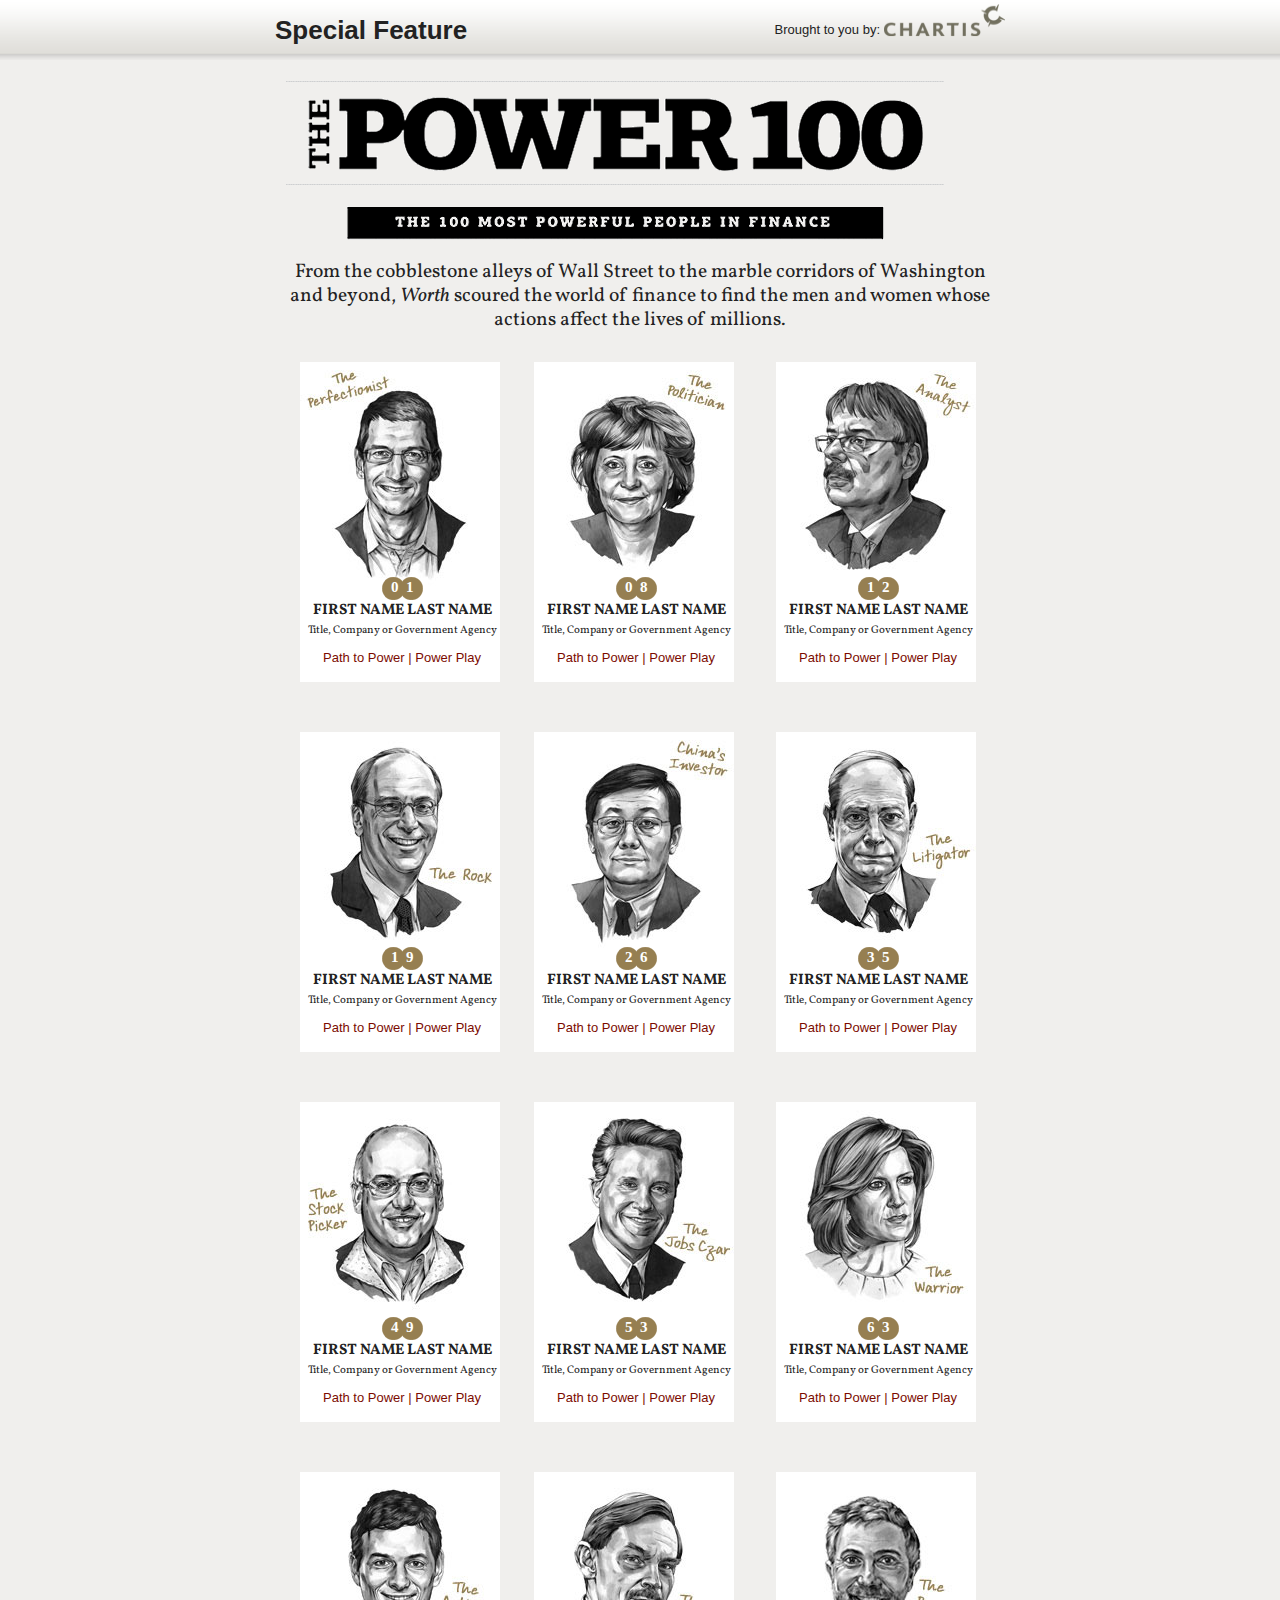
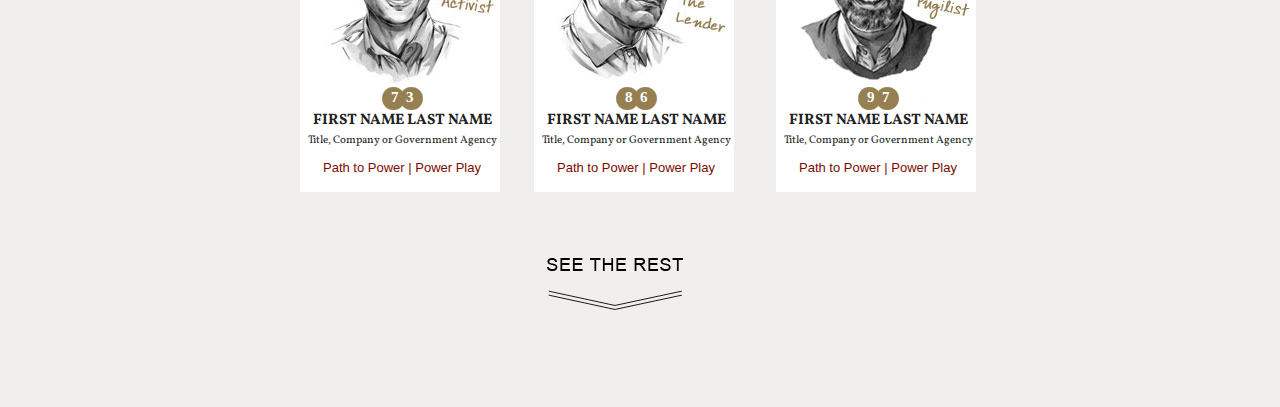
<file: index.html>
<!doctype html>
<!--[if lt IE 7]> <html class="no-js ie6 oldie" lang="en"> <![endif]-->
<!--[if IE 7]>    <html class="no-js ie7 oldie" lang="en"> <![endif]-->
<!--[if IE 8]>    <html class="no-js ie8 oldie" lang="en"> <![endif]-->
<!--[if gt IE 8]><!--><html class="no-js" lang="en"> <!--<![endif]-->
<head>
	<title>Worth 100</title>
	
	<link href='http://fonts.googleapis.com/css?family=Vollkorn:400italic,700italic,400,700' rel='stylesheet' type='text/css'>
	<link rel="stylesheet" href="css/style.css">
	<script src="modernizr-2.0.6.min.js" type="text/javascript"></script>
</head>

<body>

<div id="container" class="container">
	<div id="banner">
			<div>
				<h1>Special Feature</h1>
				<img src="img/logo-chartis.png" alt="logo-chartis" width="121" height="34" />
				<p class="ad">Brought to you by:</p>
			</div>
	</div>
	<div id="header">
		<h1>The Power 100</h1>
		<h3>THE 100 MOST POWERFUL PEOPLE IN FINANCE</h3>
		<h2>From the cobblestone alleys of Wall Street to the marble corridors of Washington and beyond, <em>Worth</em> scoured the world of finance to find the men and women whose actions affect the lives of millions.</h2>
	</div>
	<div id="main" class="page-01">
		<div class="power-12">	
			<div class="power">
					<div class="trigger">
					<img src="img/power-player-01.jpg" alt="power player #01"  />
					<h3 class="rank">01</h3>
					<h3>First Name Last Name</h3>
					<p>Title, Company or Government Agency</p>
					<a href="#">Path to Power | Power Play</a></div>
			</div>
			<div class="toggle_container">
				<div class="left">&nbsp;</div>
				
				<div class="supplement">
					<p><strong>Path to Power:</strong>Lorem ipsum dolor sit amet, consectetur adipisicing elit, sed do eiusmod tempor incididunt ut labore et dolore magna aliqua. Ut enim ad minim veniam, quis nostrud exercitation ullamco laboris nisi ut aliquip ex ea commodo consequat. Duis aute irure dolor in reprehenderit in voluptate velit esse cillum dolore eu fugiat nulla pariatur. </p>
					<p><strong>Path to Power:</strong>Excepteur sint occaecat cupidatat non proident, sunt in culpa qui officia deserunt mollit anim id est laborum.</p>
					<p>Ut enim ad minim veniam, quis nostrud exercitation ullamco laboris nisi ut aliquip ex ea commodo consequat.</p>				
				</div>
			</div>
			
			<div  class="power power-02">
					<div class="trigger">
					<img src="img/power-player-08.jpg" alt="power player #08"  />
					<h3 class="rank">08</h3>
					<h3>First Name Last Name</h3>
					<p>Title, Company or Government Agency</p>
					<a href="#">Path to Power | Power Play</a>
					</div>
			</div>
			
			<div class="toggle_container">
				<div class="center">&nbsp;</div>
				
				<div class="supplement">
					<p><strong>Path to Power:</strong>Lorem ipsum dolor sit amet, consectetur adipisicing elit, sed do eiusmod tempor incididunt ut labore et dolore magna aliqua. Ut enim ad minim veniam, quis nostrud exercitation ullamco laboris nisi ut aliquip ex ea commodo consequat. Duis aute irure dolor in reprehenderit in voluptate velit esse cillum dolore eu fugiat nulla pariatur. </p>
					<p><strong>Path to Power:</strong>Excepteur sint occaecat cupidatat non proident, sunt in culpa qui officia deserunt mollit anim id est laborum.</p>					
				</div>
			</div>
			
			<div  class="power power-03">
					<div class="trigger">
					<img src="img/power-player-12.jpg" alt="power player #12"  />
					<h3 class="rank">12</h3>
					<h3>First Name Last Name</h3>
					<p>Title, Company or Government Agency</p>
				<a href="#">Path to Power | Power Play</a></div>
			</div>
			
			<div class="toggle_container">
				<div class="right">&nbsp;</div>
				
				<div class="supplement ">
					<p><strong>Path to Power:</strong>Lorem ipsum dolor sit amet, consectetur adipisicing elit, sed do eiusmod tempor incididunt ut labore et dolore magna aliqua. Ut enim ad minim veniam, quis nostrud exercitation ullamco laboris nisi ut aliquip ex ea commodo consequat. Duis aute irure dolor in reprehenderit in voluptate velit esse cillum dolore eu fugiat nulla pariatur. </p>
					<p>Lorem ipsum dolor sit amet, consectetur adipisicing elit, sed do eiusmod tempor incididunt ut labore et dolore magna aliqua. Ut enim ad minim veniam, quis nostrud exercitation ullamco laboris nisi ut aliquip ex ea commodo consequat. Duis aute irure dolor in reprehenderit in voluptate velit esse cillum dolore eu fugiat nulla pariatur.</p>
					<p><strong>Path to Power:</strong>Excepteur sint occaecat cupidatat non proident, sunt in culpa qui officia deserunt mollit anim id est laborum.</p>					
				</div>
			</div>
			
		</div>
		<div class="power-12">
			<div class="power">
					<div class="trigger">
					<img src="img/power-player-19.jpg" alt="power player #19"  />
					<h3 class="rank">19</h3>
					<h3>First Name Last Name</h3>
					<p>Title, Company or Government Agency</p>
					<a href="#">Path to Power | Power Play</a></div>
			</div>
		
		<div class="toggle_container">
			<div class="left">&nbsp;</div>
			
			<div class="supplement">
				<p><strong>Path to Power:</strong>Lorem ipsum dolor sit amet, consectetur adipisicing elit, sed do eiusmod tempor incididunt ut labore et dolore magna aliqua. Ut enim ad minim veniam, quis nostrud exercitation ullamco laboris nisi ut aliquip ex ea commodo consequat. Duis aute irure dolor in reprehenderit in voluptate velit esse cillum dolore eu fugiat nulla pariatur. </p>
				<p><strong>Path to Power:</strong>Excepteur sint occaecat cupidatat non proident, sunt in culpa qui officia deserunt mollit anim id est laborum.</p>				
			</div>
		</div>
		
			<div class="power power-02">
					<div class="trigger">
					<img src="img/power-player-26.jpg" alt="power player #26"  />
					<h3 class="rank">26</h3>
					<h3>First Name Last Name</h3>
					<p>Title, Company or Government Agency</p>
				<a href="#">Path to Power | Power Play</a></div>
			</div>
			
			<div class="toggle_container">
				<div class="center">&nbsp;</div>
				
				<div class="supplement">
					<p><strong>Path to Power:</strong>Lorem ipsum dolor sit amet, consectetur adipisicing elit, sed do eiusmod tempor incididunt ut labore et dolore magna aliqua. Ut enim ad minim veniam, quis nostrud exercitation ullamco laboris nisi ut aliquip ex ea commodo consequat. Duis aute irure dolor in reprehenderit in voluptate velit esse cillum dolore eu fugiat nulla pariatur. </p>
					<p><strong>Path to Power:</strong>Excepteur sint occaecat cupidatat non proident, sunt in culpa qui officia deserunt mollit anim id est laborum.</p>					
				</div>
			</div>
			
			<div class="power power-03">
					<div class="trigger">
					<img src="img/power-player-35.jpg" alt="power player #35"  />
					<h3 class="rank">35</h3>
					<h3>First Name Last Name</h3>
					<p>Title, Company or Government Agency</p>
				<a href="#">Path to Power | Power Play</a></div>
			</div>
			
			<div class="toggle_container">
				<div class="right">&nbsp;</div>
				
				<div class="supplement">
					<p><strong>Path to Power:</strong>Lorem ipsum dolor sit amet, consectetur adipisicing elit, sed do eiusmod tempor incididunt ut labore et dolore magna aliqua. Ut enim ad minim veniam, quis nostrud exercitation ullamco laboris nisi ut aliquip ex ea commodo consequat. Duis aute irure dolor in reprehenderit in voluptate velit esse cillum dolore eu fugiat nulla pariatur. </p>
					<p><strong>Path to Power:</strong>Excepteur sint occaecat cupidatat non proident, sunt in culpa qui officia deserunt mollit anim id est laborum.</p>					
				</div>
			</div>
		</div>
		<div class="power-12">
			<div class="power">
					<div class="trigger">
					<img src="img/power-player-49.jpg" alt="power player #49"  />
					<h3 class="rank">49</h3>
					<h3>First Name Last Name</h3>
					<p>Title, Company or Government Agency</p>
					<a href="#">Path to Power | Power Play</a></div>
			</div>
			
			<div class="toggle_container" >
				<div class="left">&nbsp;</div>
				
				<div class="supplement">
					<p><strong>Path to Power:</strong>Lorem ipsum dolor sit amet, consectetur adipisicing elit, sed do eiusmod tempor incididunt ut labore et dolore magna aliqua. Ut enim ad minim veniam, quis nostrud exercitation ullamco laboris nisi ut aliquip ex ea commodo consequat. Duis aute irure dolor in reprehenderit in voluptate velit esse cillum dolore eu fugiat nulla pariatur. </p>
					<p><strong>Path to Power:</strong>Excepteur sint occaecat cupidatat non proident, sunt in culpa qui officia deserunt mollit anim id est laborum.</p>				
				</div>
			</div>

			<div class="power power-02">
					<div class="trigger">
					<img src="img/power-player-53.jpg" alt="power player #53"  />
					<h3 class="rank">53</h3>
					<h3>First Name Last Name</h3>
					<p>Title, Company or Government Agency</p>
				<a href="#">Path to Power | Power Play</a></div>
			</div>
			
			<div class="toggle_container">
				<div class="center">&nbsp;</div>
				
				<div class="supplement">
					<p><strong>Path to Power:</strong>Lorem ipsum dolor sit amet, consectetur adipisicing elit, sed do eiusmod tempor incididunt ut labore et dolore magna aliqua. Ut enim ad minim veniam, quis nostrud exercitation ullamco laboris nisi ut aliquip ex ea commodo consequat. Duis aute irure dolor in reprehenderit in voluptate velit esse cillum dolore eu fugiat nulla pariatur. </p>
					<p><strong>Path to Power:</strong>Excepteur sint occaecat cupidatat non proident, sunt in culpa qui officia deserunt mollit anim id est laborum.</p>					
				</div>
			</div>
			
			<div class="power power-03">
					<div class="trigger">
					<img src="img/power-player-63.jpg" alt="power player #63"  />
					<h3 class="rank">63</h3>
					<h3>First Name Last Name</h3>
					<p>Title, Company or Government Agency</p>
				<a >Path to Power | Power Play</a></div>
			</div>

			<div class="toggle_container">
				<div class="right">&nbsp;</div>
				
				<div class="supplement">
				<p><strong>Path to Power: </strong>Lorem ipsum dolor sit amet, consectetur adipisicing elit, sed do eiusmod tempor incididunt ut labore et dolore magna aliqua. Ut enim ad minim veniam, quis nostrud exercitation ullamco laboris nisi ut aliquip ex ea commodo consequat. Duis aute irure dolor in reprehenderit in voluptate velit esse cillum dolore eu fugiat nulla pariatur. </p>
					<p><strong>Path to Power: </strong>Excepteur sint occaecat cupidatat non proident, sunt in culpa qui officia deserunt mollit anim id est laborum.</p>					
				</div>
			</div>
		</div>
		<div class="power-12">
			<div class="power">
					<div class="trigger">
					<img src="img/power-player-73.jpg" alt="power player #73"  />
					<h3 class="rank">73</h3>
					<h3>First Name Last Name</h3>
					<p>Title, Company or Government Agency</p>
					<a href="#">Path to Power | Power Play</a></div>
			</div>
			
			<div class="toggle_container">
				<div class="left">&nbsp;</div>
				
				<div class="supplement">
					<p><strong>Path to Power:</strong>Lorem ipsum dolor sit amet, consectetur adipisicing elit, sed do eiusmod tempor incididunt ut labore et dolore magna aliqua. Ut enim ad minim veniam, quis nostrud exercitation ullamco laboris nisi ut aliquip ex ea commodo consequat. Duis aute irure dolor in reprehenderit in voluptate velit esse cillum dolore eu fugiat nulla pariatur. </p>
					<p><strong>Path to Power:</strong>Excepteur sint occaecat cupidatat non proident, sunt in culpa qui officia deserunt mollit anim id est laborum.</p>				
				</div>
			</div>

			<div class="power power-02">
					<div class="trigger">
					<img src="img/power-player-86.jpg" alt="power player #86"  />
					<h3 class="rank">86</h3>
					<h3>First Name Last Name</h3>
					<p>Title, Company or Government Agency</p>
				<a href="#">Path to Power | Power Play</a></div>
			</div>
			
			<div class="toggle_container">
				<div class="center">&nbsp;</div>
				
				<div class="supplement">
					<p><strong>Path to Power:</strong>Lorem ipsum dolor sit amet, consectetur adipisicing elit, sed do eiusmod tempor incididunt ut labore et dolore magna aliqua. Ut enim ad minim veniam, quis nostrud exercitation ullamco laboris nisi ut aliquip ex ea commodo consequat. Duis aute irure dolor in reprehenderit in voluptate velit esse cillum dolore eu fugiat nulla pariatur. </p>
					<p><strong>Path to Power:</strong>Excepteur sint occaecat cupidatat non proident, sunt in culpa qui officia deserunt mollit anim id est laborum.</p>					
				</div>
			</div>
			
			<div class="power power-03">
					<div class="trigger">
					<img src="img/power-player-97.jpg" alt="power player #97"  />
					<h3 class="rank">97</h3>
					<h3>First Name Last Name</h3>
					<p>Title, Company or Government Agency</p>
				<a>Path to Power | Power Play</a></div>
			</div>
		
			<div class="toggle_container">
				<div class="right">&nbsp;</div>
				
				<div class="supplement">
				<p><strong>Path to Power: </strong>Lorem ipsum dolor sit amet, consectetur adipisicing elit, sed do eiusmod tempor incididunt ut labore et dolore magna aliqua. Ut enim ad minim veniam, quis nostrud exercitation ullamco laboris nisi ut aliquip ex ea commodo consequat. Duis aute irure dolor in reprehenderit in voluptate velit esse cillum dolore eu fugiat nulla pariatur. </p>
					<p><strong>Path to Power: </strong>Excepteur sint occaecat cupidatat non proident, sunt in culpa qui officia deserunt mollit anim id est laborum.</p>					
				</div>
			</div>
		</div>
					
		<div class="more"><a class="see-the-rest" href=""></a></div>
	</div>
</div> <!--! end of #container -->
	  
	<script src="jquery-1.6.2.min.js" type="text/javascript"></script>		
	<script type="text/javascript">
			$(document).ready(function(){
			 $('toggle_container').hide();
			//toggle the path to power and power play plus add dropshadow
			$(".power").click(function(){
				$(this).toggleClass("active").next(".toggle_container").slideToggle(300).siblings(".toggle_container").slideUp(500);
				$(this).siblings().removeClass("active");
				return false;
			});	
			
		});
	</script>
	

  
  <!-- end scripts-->
  
</body>
</html>
</file>
<file: css/style.css>
article, aside, details, figcaption, figure, footer, header, hgroup, nav, section { display: block; }
html { font-size: 100%; overflow-y: scroll; -webkit-text-size-adjust: 100%; -ms-text-size-adjust: 100%; }
body { margin: 0; font-size: 13px; line-height: 1.231; }
body, button, input, select, textarea { font-family: sans-serif; color: #222; background: #f0efed; }
::-moz-selection {text-shadow: none; }
::selection {text-shadow: none; }
h1,h2,h3,h4,h5,h6,p,a {margin: 0;padding: 0;}
a { color: #00e; }
a:visited { color: #551a8b; }
a:hover { color: #06e; }
a:focus { outline: thin dotted; }
a:hover, a:active { outline: 0; }
b, strong { font-weight: bold; }
hr { display: block; height: 1px; border: 0; border-top: 1px solid #ccc; margin: 1em 0; padding: 0; }
small { font-size: 85%; }
sub, sup { font-size: 75%; line-height: 0; position: relative; vertical-align: baseline; }
sup { top: -0.5em; }
sub { bottom: -0.25em; }
ul, ol, dd { margin: 0; padding: 0; }
nav ul, nav ol { list-style: none; list-style-image: none; margin: 0; padding: 0; }
img { border: 0; -ms-interpolation-mode: bicubic; vertical-align: middle; }


/* ==|== primary styles =====================================================
   Author: 
   ========================================================================== */

h2 { font-family:'Vollkorn', Arial, Helvetica, serif; font-weight: 400; }
.power h1, .power h2, .power h3, .power p {
font-family:'Vollkorn', Arial, Helvetica, serif;
}
.power p {
line-height: 2em;
}

#container {margin: 0;padding: 0;}
#header {margin: 0;padding: 0;}

#banner {
background: url("../img/bkg-banner.png") repeat-x scroll 0 0 transparent;
height: 60px;
}
#banner div {width: 730px;margin: 0 auto;}
#banner h1, #banner p.tag {float:left;line-height: 60px;margin-right: 10px;}
#banner p {float:right;line-height: 60px;}
#banner img {float:right;margin: 3px 0 0 4px;}

#header, #main {
width: 710px;
margin: 0 auto;
}
#header {text-align: center;}
#header h1 {
background: url("../img/logo-power-100.gif") no-repeat scroll 0 0 transparent;
height: 106px;
margin: 20px auto;
text-indent: -2000em;
}
#header h3 {
background: url("../img/tagline-100-most-powerful.gif") no-repeat scroll 0 0 transparent;
height: 34px;
margin: 20px auto;
text-indent: -2000em;
}
.power-100 #header h1 {
background: none repeat scroll 0 0 #000;
padding: 10px 10px 10px 18px;
color: #fff;
height: 100%;
text-align: left;
text-indent: 0;
}
.power-100 #header h1 span {
bottom: 2px;
font-size: 20px;
font-weight: normal;
position: relative;
}
.power-100 #header p {
font-size: 16px;
padding: 0 35px;
text-align: left;
}

#main ul {
width: 710px;
margin:0;
padding: 0;
float: left;
position: relative;
}

li {
list-style: none;
float:left;
display: inline;
}
.power-12 {position: relative; float: left;width: 710px;}
.power {
margin:0;
width: 234px;
height: 370px;
float: left;
}
.power:hover {background: url("../img/hover.png") no-repeat scroll 3px 14px transparent;}

.active {
background: url("../img/hover.png") no-repeat scroll 3px 14px transparent;
position: relative;
z-index: 9;
}
.rank {background: url("../img/rank.png") no-repeat scroll 96px -2px transparent;}
.power-02 {position: absolute; left: 234px;top:0;}
.power-03 {position: absolute; right: 0;top:0;}

.power a {
color: #000;
text-decoration: none;
float: left;
position: relative;
width: 234px; 
margin: 8px auto 0;
}
.power a {color: #7c0b00;}

.trigger {
text-align: center;
cursor: pointer;
position: relative;
top:245px;
}
.trigger img {
position: relative;
bottom: 215px;
right: 2px;
}
.toggle_container {
display: none;
width: 676px;
float: left;
margin:-20px 0 0 15px;
}
.supplement {
margin-top: 20px; 
padding:20px;
background: none repeat scroll 0 0 #FFFFFF;
-webkit-box-shadow: 0px 0px 4px 4px rgba(0, 0, 0, .1);
-moz-box-shadow: 0px 0px 4px 4px rgba(0, 0, 0, .1);
box-shadow: 0px 0px 4px 4px rgba(0, 0, 0, .1);
}
.supplement p {
padding-bottom: 15px;
}
.left {
background: url("../img/arrow-up.png") no-repeat scroll 90px 0 transparent;
position: relative; 
left: 0;
top:20px;
}
.center {
background: url("../img/arrow-up.png") no-repeat scroll center 0px transparent;
position: relative; 
left: 0;
top:20px;
}
.right {
background: url("../img/arrow-up.png") no-repeat scroll 560px 0 transparent;
position: relative; 
right: 0;
top:20px;
}
.trigger .rank {
font-family: "Arial Black",serif;
font-weight: bold; 
line-height: 21px;
color: #fff;
height: 25px;
letter-spacing: 0.5em;
padding-left: 8px;
margin-top: -320px;
position: relative;
z-index: 99;
}
.trigger h3 {
font-size: 15px;
text-transform: uppercase;
position: relative;
z-index: 99;
}
.trigger p {
font-size: 11px;
position: relative;
z-index: 99;
}
.block h3 {padding-top: 20px;}

#header .nav-alt {float: left;width: 100%;padding: 25px 0;}
#header .nav-alt a.top-09 {float: left;
margin-left: 15px;
color: #660000;
background: url("../img/arrows.png") no-repeat scroll -27px center transparent;
padding-left: 10px;
}
#header .nav-alt ul {float: right;margin-right: 15px;padding: 0 5px;}
#header .nav-alt ul a {text-decoration: none;display: block;}
#header .nav-alt ul .email {background: url("../img/icons.gif") no-repeat 0 center;width: 47px;padding-right: 10px;}
#header .nav-alt ul .print {background: url("../img/icons.gif") no-repeat scroll -57px center transparent;width: 47px;border-left: 1px dotted #000;padding-right: 20px;}
#header .nav-alt ul .share {background: url("../img/icons.gif") no-repeat scroll -126px center transparent;width: 42px;border-left: 1px dotted #000;padding-right: 20px;}

.power-100 #main.rankings ul.legend {
background: url("../img/bkg-rank.png") repeat-x;
width: 100%;
min-height: 0;
line-height: 23px;
border: none;
height: 23px;
text-transform: uppercase;
}
.rankings ul.legend li {
border: none;
line-height: 25px;
}
.legend .rank {width: 11%;}
.legend .rank p {text-align: center;}
.legend .name {width: 42%;}
.legend .detail {width: 46%;}
.legend .name p, .legend .detail p {margin: 0 0 0 5px;}

#main ul.directory {float: left;margin: 0;padding: 0;width: 100%;min-height: 0;}
#main ul.directory:hover {background: #fff;cursor: pointer;}

li.rank {
width: 11%;
height:60px;
line-height: 60px;
text-align: center;
border-bottom: 1px solid #ccc;
position: relative;
z-index: 9;
}
li.rank h3 {
margin: 0 auto;
width:78px;
height: 43px;
font-family: "Arial Black",serif;
font-weight: bold;
color: #fff;
position: relative;
bottom: 27px;
letter-spacing: .5em;
left: 3px;
}
.ie7 h3.rank  {
background-position:  100px -2px;
bottom: 0;
right: 4px;
padding-top: 2px;
}
.ie7 .directory .rank h3 {
left: 0;
}
.ie7 .report .story .rank h3 {
right: 255px;
bottom: 8px;
}
.ie7 .report .story .rank h3.one00 {
right: 265px;
}
li.rank .bkg {
height: 26px; 
position: relative; 
top:15px; 
}
.story .rank {position: relative;bottom: 20px;right: 78px;}
.story .rank h3 {
bottom: 6px;
color: #FFFFFF;
font-family: "Arial Black",serif;
font-weight: bold;
height: 43px;
letter-spacing: 0.5em;
margin: 0 auto;
position: relative;
right: 252px;
width: 78px;
}
.story .rank .one00 {
right: 261px;
}
.story .rank .bkg {
height: 26px; 
position: relative; 
top:15px; 
}
.story .rank {background: none;}
.rank .bkg {background:url("../img/rank.png") no-repeat scroll 17px 1px transparent;}
.rank .ten {background:url("../img/rank.png") no-repeat scroll 9px -29px transparent;}
li.name {
width: 42%;
height:60px;border-bottom: 1px solid #ccc;
border-left:1px solid #ccc;
border-right: 1px solid #ccc; 
}
.story .name {
float: left;
margin: -88px 0 0 1px;
position: relative;
z-index: 99;
}
.name h2 {margin: 10px 0 0 10px;}
.name h3 {margin: 0 0 0 10px;font: 12px 'Vollkorn', Arial, Helvetica, serif;}

li.detail {width: 46%;height:60px;border-bottom: 1px solid #ccc;}
li.detail p {margin: 7px 0 0 10px;font-size: 12px;}
li.detail p a {
background: url("../img/arrow-right.png") no-repeat scroll 0 center transparent;
color: #660000;
margin-right: 10px;
padding-left: 10px;
position: absolute;
right: 0;
}
.report {
float:left;
width: 100%;
background: #fff;
margin-top: -61px;
position: relative;
z-index: 99;
}
.btn-close {
float: right;
margin: 10px;
cursor: pointer;
position: relative;
z-index: 9;
background: none;
}
.toggle_container .btn-close {
margin: 35px 20px 0;
}
.story {margin: 20px 0 0 78px;}
.story .supplement {
float: left;
padding: 0 50px 0 10px;
margin: 0;
width: 550px;
position: relative;
z-index: 9;
-webkit-box-shadow: none;
-moz-box-shadow: none;
box-shadow: none;
}
.story .supplement.with-img {
width: 356px;
float: left;
}
.story img {
float: left;
clear: both;
}
.story p {
float: left;
margin: 0 0 10px;
}
.see-the-rest {
background: url("../img/see-the-rest.png") no-repeat scroll 0 0 transparent;
height: 54px;
width: 138px;
margin: 20px auto;
display: block;
}
.more {height: 54px; width: 660px;float: left;margin: 25px auto 0;}

.clear:after {
content: ".";
display: block;
clear: both;
height: 0;
visibility: hidden;
}
</file>
